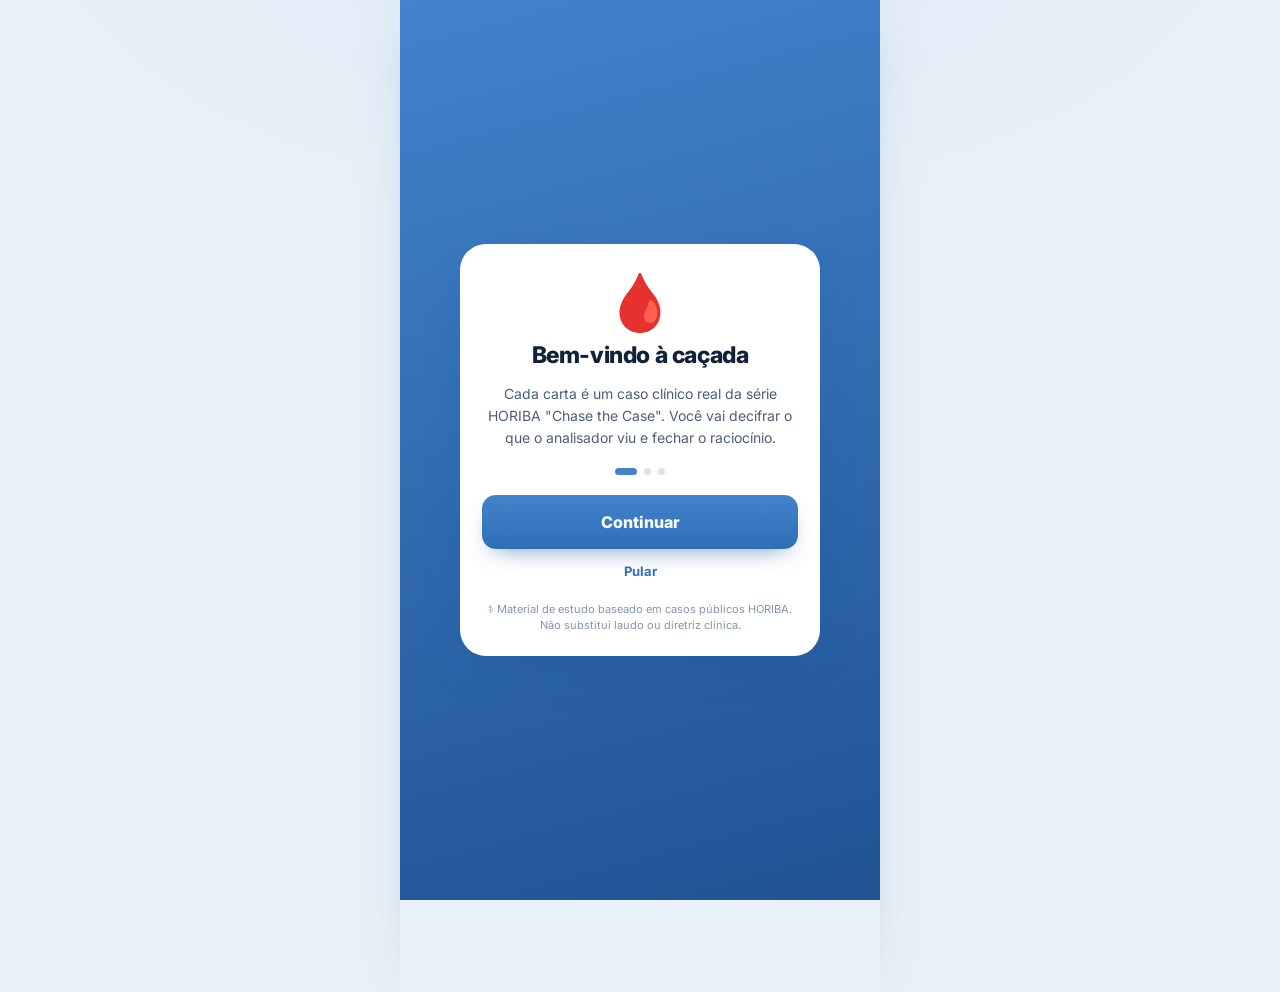
<file: chase-the-case/index.html>
<!doctype html>
<html lang="pt-BR">
<head>
  <meta charset="utf-8">
  <meta name="viewport" content="width=device-width, initial-scale=1, viewport-fit=cover, maximum-scale=1">
  <meta name="theme-color" content="#4283cc">
  <meta name="description" content="Chase the Case — jornada gamificada de hematologia laboratorial baseada nos casos clínicos reais da HORIBA Medical (Yumizen + CellaVision).">
  <meta name="apple-mobile-web-app-capable" content="yes">
  <meta name="apple-mobile-web-app-status-bar-style" content="default">
  <title>Chase the Case · Jornada de Hematologia</title>
  <link rel="preconnect" href="https://fonts.googleapis.com">
  <link rel="preconnect" href="https://fonts.gstatic.com" crossorigin>
  <link href="https://fonts.googleapis.com/css2?family=Inter:wght@400;500;600;700;800;900&display=swap" rel="stylesheet">
  <link rel="stylesheet" href="styles.css">
</head>
<body>
  <main id="app">
    <div id="app-root"><!-- rendered by app.js --></div>
  </main>
  <div id="toast"></div>

  <!-- dados primeiro, engine depois (sem módulos: roda abrindo o arquivo no celular) -->
  <script src="data/cases.js"></script>
  <script src="js/app.js"></script>
</body>
</html>
</file>
<file: chase-the-case/styles.css>
/* =============================================================================
   Chase the Case — Jornada de Hematologia
   Tema CLARO, alinhado à identidade visual HORIBA (azul #4283cc, base branca,
   estética clínica/corporativa). Layout original — não usa logos/imagens da marca.
   Mobile-first, self-contained.
   ============================================================================= */

:root {
  /* base — clinical light */
  --bg:        #eaf0f7;
  --bg-soft:   #f4f7fb;
  --surface:   #ffffff;
  --surface-2: #eef3f9;
  --line:      #d9e2ee;
  --line-soft: #e9eff6;

  --txt:       #112138;
  --txt-dim:   #4d5e78;
  --txt-mute:  #8595ab;

  /* HORIBA blue family */
  --brand:     #4283cc;   /* cor oficial HORIBA */
  --brand-d:   #2f6fb8;   /* mais escura p/ contraste em branco */
  --brand-dd:  #1f5394;   /* headers / banner */
  --accent:    #2f6fb8;   /* alias usado pela engine */
  --accent-2:  #5aa0e0;

  --gold:      #b9770a;   /* âmbar legível em branco (XP/streak) */
  --good:      #18895f;
  --bad:       #d23b4a;
  --violet:    #6b4ee6;

  --r-sm: 10px;
  --r:    14px;
  --r-lg: 20px;
  --r-xl: 26px;

  --shadow:    0 1px 2px rgba(16,33,56,.04), 0 8px 24px -14px rgba(31,83,148,.28);
  --shadow-lg: 0 18px 50px -20px rgba(31,83,148,.4);
  --glow:      0 0 0 1px rgba(66,131,204,.18), 0 10px 26px -12px rgba(66,131,204,.45);

  --ff: "Inter", system-ui, -apple-system, "Segoe UI", Roboto, sans-serif;
  --maxw: 480px;
  --safe-b: env(safe-area-inset-bottom, 0px);
}

* { box-sizing: border-box; margin: 0; padding: 0; -webkit-tap-highlight-color: transparent; }
html { -webkit-text-size-adjust: 100%; }

body {
  font-family: var(--ff);
  background:
    radial-gradient(1100px 520px at 50% -8%, #dceaf8 0%, transparent 60%),
    var(--bg);
  color: var(--txt);
  min-height: 100vh;
  line-height: 1.5;
  overflow-x: hidden;
}

/* App frame ----------------------------------------------------------------- */
#app {
  max-width: var(--maxw);
  margin: 0 auto;
  min-height: 100vh;
  position: relative;
  padding-bottom: calc(92px + var(--safe-b));
  background: var(--bg);
  box-shadow: 0 0 60px -30px rgba(31,83,148,.35);
}

/* Top bar ------------------------------------------------------------------- */
.topbar {
  position: sticky; top: 0; z-index: 40;
  display: flex; align-items: center; gap: 12px;
  padding: 13px 18px;
  background: rgba(255,255,255,.86);
  backdrop-filter: blur(12px);
  border-bottom: 1px solid var(--line);
}
.brand { display: flex; align-items: center; gap: 10px; flex: 1; min-width: 0; }
.brand .dot {
  width: 32px; height: 32px; border-radius: 9px; flex: none;
  background: linear-gradient(150deg, var(--brand), var(--brand-dd));
  box-shadow: var(--glow);
  display: grid; place-items: center; font-size: 16px;
}
.brand b { font-size: 15px; letter-spacing: -.2px; color: var(--txt); }
.brand small { display: block; font-size: 10px; color: var(--brand-d); letter-spacing: .08em; text-transform: uppercase; font-weight: 700; }

.xp-chip {
  display: flex; align-items: center; gap: 6px;
  background: var(--surface-2); border: 1px solid var(--line);
  padding: 6px 11px; border-radius: 999px; font-size: 12.5px; font-weight: 700; color: var(--txt);
}
.xp-chip .lv { color: var(--brand-d); }
.xp-chip .flame { font-size: 13px; }

/* Generic ------------------------------------------------------------------- */
.screen { padding: 8px 18px 8px; animation: fade .32s ease both; }
@keyframes fade { from { opacity: 0; transform: translateY(8px); } to { opacity: 1; transform: none; } }

.eyebrow { font-size: 11px; letter-spacing: .12em; text-transform: uppercase; color: var(--brand-d); font-weight: 800; }
.h1 { font-size: 25px; font-weight: 800; letter-spacing: -.5px; margin: 4px 0 6px; line-height: 1.12; color: var(--txt); }
.lead { color: var(--txt-dim); font-size: 14px; }

.pill { display: inline-flex; align-items: center; gap: 6px; font-size: 11px; font-weight: 700;
  padding: 4px 9px; border-radius: 999px; background: var(--surface-2); border: 1px solid var(--line); color: var(--txt-dim); }

/* Progress bar -------------------------------------------------------------- */
.xpbar { height: 8px; border-radius: 999px; background: var(--surface-2); overflow: hidden; border: 1px solid var(--line); }
.xpbar > i { display: block; height: 100%; border-radius: 999px;
  background: linear-gradient(90deg, var(--brand), var(--accent-2)); transition: width .6s cubic-bezier(.22,1,.36,1); }

/* Hero (home) — HORIBA blue banner ------------------------------------------ */
.hero {
  margin: 10px 0 18px; padding: 22px 20px; border-radius: var(--r-xl);
  background:
    radial-gradient(120% 140% at 100% 0%, rgba(255,255,255,.16), transparent 55%),
    linear-gradient(155deg, var(--brand) 0%, var(--brand-dd) 100%);
  color: #fff; box-shadow: var(--shadow); position: relative; overflow: hidden;
}
.hero::after { content:""; position:absolute; inset:0;
  background-image: radial-gradient(circle at 1px 1px, rgba(255,255,255,.10) 1px, transparent 0);
  background-size: 18px 18px; pointer-events:none; opacity:.5; }
.hero .eyebrow { color: rgba(255,255,255,.85); position: relative; }
.hero h2 { font-size: 22px; font-weight: 800; letter-spacing: -.4px; line-height: 1.16; position: relative; margin-top: 6px; }
.hero p { color: rgba(255,255,255,.9); font-size: 13.5px; margin-top: 9px; position: relative; }
.hero .stats { display: flex; gap: 8px; margin-top: 18px; position: relative; }
.hero .stat { flex: 1; background: rgba(255,255,255,.14); border: 1px solid rgba(255,255,255,.22); border-radius: var(--r); padding: 11px 12px; backdrop-filter: blur(4px); }
.hero .stat b { font-size: 19px; display: block; color: #fff; }
.hero .stat span { font-size: 10px; color: rgba(255,255,255,.8); text-transform: uppercase; letter-spacing: .05em; }
.hero .xpbar { background: rgba(255,255,255,.22); border-color: rgba(255,255,255,.25); position: relative; }
.hero .xpbar > i { background: #fff; }

/* Section heading ----------------------------------------------------------- */
.sec-head { display: flex; align-items: baseline; justify-content: space-between; margin: 22px 2px 12px; }
.sec-head h3 { font-size: 16px; font-weight: 800; letter-spacing: -.2px; color: var(--txt); }
.sec-head span { font-size: 12px; color: var(--txt-mute); }

/* Track cards (journey) ----------------------------------------------------- */
.track {
  display: flex; align-items: center; gap: 14px; width: 100%; text-align: left;
  background: var(--surface); border: 1px solid var(--line); border-radius: var(--r-lg);
  padding: 15px; margin-bottom: 12px; cursor: pointer; color: inherit; box-shadow: var(--shadow);
  transition: transform .15s ease, border-color .2s ease, box-shadow .2s ease;
}
.track:active { transform: scale(.985); }
.track .ico { width: 50px; height: 50px; flex: none; border-radius: 15px; display: grid; place-items: center;
  font-size: 24px; background: var(--surface-2); border: 1px solid var(--line); }
.track .meta { flex: 1; min-width: 0; }
.track .meta b { font-size: 15px; display: block; letter-spacing: -.2px; color: var(--txt); }
.track .meta p { font-size: 12px; color: var(--txt-mute); margin-top: 2px;
  display: -webkit-box; -webkit-line-clamp: 2; -webkit-box-orient: vertical; overflow: hidden; }
.track .prog { display: flex; align-items: center; gap: 8px; margin-top: 9px; }
.track .prog .xpbar { flex: 1; height: 6px; }
.track .prog small { font-size: 11px; color: var(--txt-dim); font-weight: 700; white-space: nowrap; }
.track .chev { color: var(--txt-mute); font-size: 22px; flex: none; }

/* Case list inside track ---------------------------------------------------- */
.case-card {
  position: relative; width: 100%; text-align: left; color: inherit; cursor: pointer;
  background: var(--surface);
  border: 1px solid var(--line); border-radius: var(--r-lg);
  padding: 16px 16px 15px; margin-bottom: 13px; overflow: hidden; box-shadow: var(--shadow);
  transition: transform .15s ease, box-shadow .2s ease, border-color .2s;
}
.case-card:active { transform: scale(.985); }
.case-card .ribbon { position: absolute; top: 0; left: 0; height: 100%; width: 5px; }
.case-card .row1 { display: flex; align-items: center; gap: 10px; }
.case-card .num { font-size: 11px; font-weight: 800; letter-spacing: .06em; color: var(--brand-d);
  background: rgba(66,131,204,.1); border: 1px solid rgba(66,131,204,.22); padding: 3px 8px; border-radius: 7px; }
.case-card h4 { font-size: 17px; font-weight: 800; letter-spacing: -.3px; margin: 10px 0 4px; line-height: 1.2; color: var(--txt); }
.case-card .ctx { font-size: 12.5px; color: var(--txt-dim);
  display: -webkit-box; -webkit-line-clamp: 2; -webkit-box-orient: vertical; overflow: hidden; }
.case-card .tags { display: flex; flex-wrap: wrap; gap: 6px; margin-top: 12px; }
.tag-eq { font-size: 10.5px; font-weight: 600; color: var(--txt-dim);
  background: var(--surface-2); border: 1px solid var(--line); padding: 3px 8px; border-radius: 6px; }
.status-dot { margin-left: auto; font-size: 11px; font-weight: 800; padding: 4px 9px; border-radius: 999px; }
.status-dot.done { color: var(--good); background: rgba(24,137,95,.1); border: 1px solid rgba(24,137,95,.26); }
.status-dot.new  { color: var(--gold); background: rgba(185,119,10,.1); border: 1px solid rgba(185,119,10,.24); }
.diff { display: inline-flex; gap: 2px; }
.diff i { width: 6px; height: 6px; border-radius: 999px; background: var(--line); }
.diff i.on { background: var(--gold); }

/* Case study screen --------------------------------------------------------- */
.cs-hero { border-radius: var(--r-xl); padding: 20px; margin: 8px 0 16px;
  background: linear-gradient(155deg, var(--brand), var(--brand-dd)); color: #fff; box-shadow: var(--shadow); }
.cs-hero .num { font-size: 11px; font-weight: 800; letter-spacing: .08em; color: rgba(255,255,255,.85); }
.cs-hero h2 { font-size: 24px; font-weight: 800; letter-spacing: -.5px; margin: 6px 0 10px; line-height: 1.12; color: #fff; }
.cs-hero .ctx { font-size: 14px; color: rgba(255,255,255,.92); }
.cs-hero .tag-eq { color: #fff; background: rgba(255,255,255,.16); border-color: rgba(255,255,255,.25); }
.cs-hero small { color: rgba(255,255,255,.85) !important; }
.cs-hero .xpbar { background: rgba(255,255,255,.22); border-color: rgba(255,255,255,.25); }
.cs-hero .xpbar > i { background: #fff !important; }

.block { background: var(--surface); border: 1px solid var(--line); border-radius: var(--r-lg);
  padding: 16px; margin-bottom: 13px; box-shadow: var(--shadow); }
.block > .bt { display: flex; align-items: center; gap: 9px; font-size: 13px; font-weight: 800;
  letter-spacing: .01em; margin-bottom: 12px; color: var(--txt); }
.block > .bt .bi { width: 26px; height: 26px; border-radius: 8px; display: grid; place-items: center;
  background: var(--surface-2); border: 1px solid var(--line); font-size: 14px; }

/* asset placeholder slot (drop official HORIBA image here) */
.asset-slot { border: 1.5px dashed var(--line); border-radius: var(--r); padding: 18px 14px;
  text-align: center; color: var(--txt-mute); font-size: 11.5px; background: var(--bg-soft); }
.asset-slot.has-img { border-style: solid; padding: 0; overflow: hidden; }
.asset-slot img { width: 100%; display: block; }
.asset-slot .ph-ic { font-size: 22px; display: block; margin-bottom: 6px; opacity: .55; }

/* param table */
.params { display: flex; flex-direction: column; gap: 9px; }
.param { display: flex; align-items: center; gap: 11px; }
.param .nm { font-size: 13px; font-weight: 700; width: 96px; flex: none; color: var(--txt); }
.param .tr { width: 26px; height: 26px; border-radius: 7px; display: grid; place-items: center; font-size: 14px; font-weight: 800; flex: none; }
.param .tr.up { color: var(--bad); background: rgba(210,59,74,.1); }
.param .tr.down { color: var(--brand-d); background: rgba(66,131,204,.12); }
.param .tr.flat { color: var(--txt-mute); background: var(--surface-2); }
.param .note { font-size: 12px; color: var(--txt-dim); }

/* flags / chips list */
.chips { display: flex; flex-wrap: wrap; gap: 8px; }
.flag-chip { font-size: 12px; font-weight: 700; color: var(--gold);
  background: rgba(185,119,10,.09); border: 1px solid rgba(185,119,10,.24); padding: 6px 11px; border-radius: 9px; }
.morph-li { display: flex; gap: 10px; padding: 9px 0; border-bottom: 1px solid var(--line-soft); font-size: 13.5px; color: var(--txt-dim); }
.morph-li:last-child { border-bottom: 0; }
.morph-li::before { content: "🔬"; flex: none; }

.learn { font-size: 14px; line-height: 1.6; color: var(--txt); }
.learn-box { background: linear-gradient(180deg, rgba(66,131,204,.07), var(--surface)); border-color: rgba(66,131,204,.28); }

/* Buttons ------------------------------------------------------------------- */
.btn { display: flex; align-items: center; justify-content: center; gap: 9px; width: 100%;
  border: none; cursor: pointer; font-family: inherit; font-weight: 800; font-size: 15px;
  padding: 16px; border-radius: var(--r); color: #fff;
  background: linear-gradient(180deg, var(--brand), var(--brand-d));
  box-shadow: 0 10px 24px -12px rgba(31,83,148,.7); transition: transform .12s ease, filter .2s; }
.btn:active { transform: scale(.98); }
.btn.ghost { background: var(--surface); color: var(--txt); border: 1px solid var(--line); box-shadow: var(--shadow); }
.btn.lg { font-size: 16px; padding: 17px; }
.btn[disabled] { opacity: .45; pointer-events: none; }

.backlink { display: inline-flex; align-items: center; gap: 7px; color: var(--brand-d);
  font-size: 13px; font-weight: 700; padding: 8px 0; cursor: pointer; background: none; border: none; font-family: inherit; }

/* Quiz ---------------------------------------------------------------------- */
.quiz-top { display: flex; align-items: center; gap: 10px; margin: 6px 0 18px; }
.quiz-top .xpbar { flex: 1; }
.quiz-top small { font-size: 12px; font-weight: 700; color: var(--txt-dim); white-space: nowrap; }
.q-card { background: var(--surface); border: 1px solid var(--line); border-radius: var(--r-xl);
  padding: 22px 18px; box-shadow: var(--shadow); }
.q-card .qn { font-size: 11px; font-weight: 800; letter-spacing: .1em; text-transform: uppercase; color: var(--brand-d); }
.q-card .qq { font-size: 19px; font-weight: 800; letter-spacing: -.3px; line-height: 1.3; margin: 8px 0 20px; color: var(--txt); }
.opt { display: flex; align-items: center; gap: 12px; width: 100%; text-align: left; cursor: pointer;
  font-family: inherit; font-size: 14.5px; font-weight: 600; color: var(--txt);
  background: var(--bg-soft); border: 1.5px solid var(--line); border-radius: var(--r);
  padding: 15px; margin-bottom: 11px; transition: border-color .15s, background .15s, transform .1s; }
.opt:active { transform: scale(.99); }
.opt .key { width: 26px; height: 26px; border-radius: 8px; flex: none; display: grid; place-items: center;
  font-size: 13px; font-weight: 800; background: var(--surface-2); border: 1px solid var(--line); color: var(--txt-dim); }
.opt.correct { border-color: var(--good); background: rgba(24,137,95,.09); }
.opt.correct .key { background: var(--good); color: #fff; border-color: var(--good); }
.opt.wrong { border-color: var(--bad); background: rgba(210,59,74,.09); }
.opt.wrong .key { background: var(--bad); color: #fff; border-color: var(--bad); }
.opt[disabled] { cursor: default; }

.explain { margin-top: 4px; border-radius: var(--r); padding: 15px; font-size: 13.5px; line-height: 1.55;
  background: var(--surface-2); border: 1px solid var(--line); color: var(--txt); animation: fade .3s ease both; }
.explain b { color: var(--brand-d); }
.explain.ok b { color: var(--good); }
.explain.no b { color: var(--bad); }

/* Result -------------------------------------------------------------------- */
.result { text-align: center; padding: 26px 18px; }
.result .badge { width: 110px; height: 110px; margin: 6px auto 18px; border-radius: 50%;
  display: grid; place-items: center; font-size: 52px; position: relative;
  background: radial-gradient(circle at 50% 35%, #fff, var(--surface-2)); border: 1px solid var(--line);
  box-shadow: var(--glow); }
.result h2 { font-size: 26px; font-weight: 800; letter-spacing: -.5px; color: var(--txt); }
.result .sub { color: var(--txt-dim); font-size: 14px; margin-top: 6px; }
.result .score { font-size: 46px; font-weight: 800; margin: 18px 0 4px;
  background: linear-gradient(90deg, var(--brand), var(--brand-dd)); -webkit-background-clip: text; background-clip: text; color: transparent; }
.result .rewards { display: flex; gap: 10px; margin: 22px 0; }
.result .reward { flex: 1; background: var(--surface); border: 1px solid var(--line); border-radius: var(--r); padding: 14px 10px; box-shadow: var(--shadow); }
.result .reward b { display: block; font-size: 20px; color: var(--gold); }
.result .reward span { font-size: 11px; color: var(--txt-mute); }

/* Bottom nav ---------------------------------------------------------------- */
.tabbar { position: fixed; left: 50%; transform: translateX(-50%); bottom: 0; z-index: 50;
  width: 100%; max-width: var(--maxw);
  display: flex; padding: 8px 14px calc(8px + var(--safe-b));
  background: linear-gradient(180deg, transparent, rgba(234,240,247,.95) 35%); }
.tabbar .inner { display: flex; flex: 1; background: var(--surface); border: 1px solid var(--line);
  border-radius: 18px; padding: 6px; box-shadow: var(--shadow-lg); }
.tab { flex: 1; display: flex; flex-direction: column; align-items: center; gap: 3px; cursor: pointer;
  background: none; border: none; font-family: inherit; color: var(--txt-mute); padding: 8px 4px; border-radius: 13px;
  font-size: 10px; font-weight: 700; transition: color .15s, background .15s; }
.tab .ti { font-size: 19px; }
.tab.active { color: var(--brand-d); background: var(--surface-2); }

/* About / sources ----------------------------------------------------------- */
.note-card { border-left: 3px solid var(--brand); background: rgba(66,131,204,.06);
  padding: 14px 16px; border-radius: 0 var(--r) var(--r) 0; font-size: 13px; color: var(--txt-dim); line-height: 1.55; margin-bottom: 12px; }
.note-card b { color: var(--txt); }
.src-li { display: block; padding: 12px 14px; background: var(--surface); border: 1px solid var(--line);
  border-radius: var(--r); margin-bottom: 9px; color: var(--txt); text-decoration: none; font-size: 13px; box-shadow: var(--shadow); }
.src-li b { color: var(--brand-d); }
.src-li small { display: block; color: var(--txt-mute); font-size: 11px; margin-top: 3px; word-break: break-all; }

/* deck / collection grid ---------------------------------------------------- */
.deck-grid { display: grid; grid-template-columns: repeat(2, 1fr); gap: 11px; }
.mini { aspect-ratio: 3/4; border-radius: var(--r); padding: 13px; display: flex; flex-direction: column;
  border: 1px solid var(--line); background: var(--surface); cursor: pointer; box-shadow: var(--shadow);
  position: relative; overflow: hidden; transition: transform .15s; }
.mini:active { transform: scale(.97); }
.mini.locked { opacity: .6; background: var(--bg-soft); }
.mini .num { font-size: 10px; font-weight: 800; color: var(--brand-d); letter-spacing: .06em; }
.mini h5 { font-size: 13px; font-weight: 800; margin-top: auto; line-height: 1.2; letter-spacing: -.2px; color: var(--txt); }
.mini .emoji { font-size: 26px; }
.mini .seal { position: absolute; top: 10px; right: 10px; font-size: 14px; }

.empty { text-align: center; color: var(--txt-mute); padding: 40px 20px; font-size: 13px; }

hr.sep { border: none; border-top: 1px solid var(--line); margin: 18px 0; }

/* toast */
#toast { position: fixed; left: 50%; bottom: calc(96px + var(--safe-b)); transform: translateX(-50%) translateY(20px);
  background: var(--txt); border: 1px solid var(--txt); color: #fff; font-size: 13px; font-weight: 700;
  padding: 11px 18px; border-radius: 999px; box-shadow: var(--shadow-lg); opacity: 0; pointer-events: none;
  transition: all .3s cubic-bezier(.22,1,.36,1); z-index: 80; max-width: 90%; }
#toast.show { opacity: 1; transform: translateX(-50%) translateY(0); }

@media (prefers-reduced-motion: reduce) {
  *, *::before, *::after { animation-duration: .001ms !important; transition-duration: .001ms !important; }
}

/* =============================================================================
   v2 — onboarding, anel, continuar, prova final, busca, visualizações, confete
   ============================================================================= */

/* Onboarding ---------------------------------------------------------------- */
.ob { min-height: 100vh; display: flex; align-items: center; justify-content: center; padding: 24px 18px calc(24px + var(--safe-b));
  background: linear-gradient(165deg, var(--brand) 0%, var(--brand-dd) 100%); }
.ob-card { background: var(--surface); border-radius: var(--r-xl); padding: 30px 22px 22px; max-width: 360px; width: 100%;
  text-align: center; box-shadow: var(--shadow-lg); animation: fade .4s ease both; }
.ob-ic { font-size: 56px; line-height: 1; margin-bottom: 8px; }
.ob-card h2 { font-size: 23px; font-weight: 800; letter-spacing: -.4px; color: var(--txt); }
.ob-card p { color: var(--txt-dim); font-size: 14px; margin: 10px 0 18px; line-height: 1.6; }
.ob-dots { display: flex; gap: 7px; justify-content: center; margin-bottom: 20px; }
.ob-dots i { width: 7px; height: 7px; border-radius: 999px; background: var(--line); transition: all .25s; }
.ob-dots i.on { width: 22px; background: var(--brand); }
.ob-disc { font-size: 11px; color: var(--txt-mute); margin-top: 14px; line-height: 1.5; }

/* Hero row + ring ----------------------------------------------------------- */
.hero-row { display: flex; align-items: center; gap: 16px; position: relative; }
.hero-txt { flex: 1; min-width: 0; }
.hero-txt h2 { font-size: 22px; font-weight: 800; letter-spacing: -.4px; line-height: 1.14; }
.ring { position: relative; flex: none; }
.ring svg { width: 100%; height: 100%; display: block; }
.ring-c { position: absolute; inset: 0; display: flex; flex-direction: column; align-items: center; justify-content: center; color: #fff; }
.ring-c b { font-size: 19px; font-weight: 800; line-height: 1; }
.ring-c span { font-size: 8.5px; text-transform: uppercase; letter-spacing: .04em; opacity: .85; margin-top: 2px; }

/* Continuar ----------------------------------------------------------------- */
.continue { display: flex; align-items: center; gap: 13px; width: 100%; text-align: left; cursor: pointer;
  background: var(--surface); border: 1px solid var(--line); border-radius: var(--r-lg); padding: 14px; margin-bottom: 12px;
  box-shadow: var(--shadow); color: inherit; transition: transform .15s; }
.continue:active { transform: scale(.985); }
.continue.done { cursor: default; }
.continue .ci { width: 46px; height: 46px; flex: none; border-radius: 13px; display: grid; place-items: center; font-size: 22px;
  background: var(--surface-2); border: 1px solid var(--line); }
.continue .cc { flex: 1; min-width: 0; }
.continue .cc small { font-size: 9.5px; font-weight: 800; letter-spacing: .08em; color: var(--brand-d); }
.continue .cc b { display: block; font-size: 14.5px; letter-spacing: -.2px; color: var(--txt); margin-top: 2px;
  white-space: nowrap; overflow: hidden; text-overflow: ellipsis; }
.continue .cgo { color: var(--brand); font-size: 16px; flex: none; }

/* Prova Final CTA ----------------------------------------------------------- */
.exam-cta { display: flex; align-items: center; gap: 13px; width: 100%; text-align: left; cursor: pointer; margin-bottom: 16px;
  border: none; border-radius: var(--r-lg); padding: 15px 16px; color: #fff;
  background: linear-gradient(120deg, #6b4ee6, #2f6fb8); box-shadow: 0 12px 28px -14px rgba(107,78,230,.7); transition: transform .15s; }
.exam-cta:active { transform: scale(.985); }
.exam-cta.lock { background: var(--surface-2); color: var(--txt-mute); border: 1px solid var(--line); box-shadow: none; cursor: default; }
.exam-cta .ex-ic { font-size: 26px; flex: none; }
.exam-cta .ex-tx { flex: 1; }
.exam-cta .ex-tx b { display: block; font-size: 15px; }
.exam-cta .ex-tx span { font-size: 11.5px; opacity: .9; }
.exam-cta .ex-go { font-size: 12px; font-weight: 800; flex: none; opacity: .95; }

/* Busca --------------------------------------------------------------------- */
.search { display: flex; align-items: center; gap: 9px; background: var(--surface); border: 1px solid var(--line);
  border-radius: 14px; padding: 11px 14px; margin-bottom: 14px; box-shadow: var(--shadow); }
.search span { color: var(--txt-mute); }
.search input { flex: 1; border: none; outline: none; background: none; font-family: inherit; font-size: 14px; color: var(--txt); }
.search input::placeholder { color: var(--txt-mute); }

/* Visualizações ------------------------------------------------------------- */
.bt-note { font-size: 9.5px; font-weight: 700; letter-spacing: .02em; color: var(--txt-mute); margin-left: auto;
  background: var(--surface-2); border: 1px solid var(--line); padding: 2px 7px; border-radius: 6px; text-transform: uppercase; }
.viz-frame { background: #fbfdff; border: 1px solid var(--line); border-radius: var(--r); padding: 8px; overflow: hidden; }
.viz-svg { width: 100%; height: auto; display: block; }
.viz-cap { font-size: 11.5px; color: var(--txt-dim); line-height: 1.5; margin-top: 9px; }
.viz-tag { font-weight: 700; white-space: nowrap; }

/* Pistas -------------------------------------------------------------------- */
.pista { display: flex; gap: 10px; font-size: 13.5px; color: var(--txt-dim); line-height: 1.5; padding: 5px 0; }
.pista span:first-child { color: var(--brand); flex: none; font-weight: 800; }

/* Prova — certificado ------------------------------------------------------- */
.q-card.exam { border-color: rgba(107,78,230,.3); }
.cert { margin: 22px 0; padding: 3px; border-radius: var(--r-lg);
  background: linear-gradient(120deg, #6b4ee6, #2f6fb8); box-shadow: var(--shadow); }
.cert-in { background: var(--surface); border-radius: 17px; padding: 18px; }
.cert-in small { font-size: 10px; font-weight: 800; letter-spacing: .14em; color: var(--brand-d); }
.cert-in b { display: block; font-size: 19px; font-weight: 800; letter-spacing: -.3px; color: var(--txt); margin: 6px 0 4px; }
.cert-in span { font-size: 12px; color: var(--txt-dim); }

/* Confete ------------------------------------------------------------------- */
canvas.confetti { position: fixed; inset: 0; width: 100%; height: 100%; pointer-events: none; z-index: 90; }
</file>
